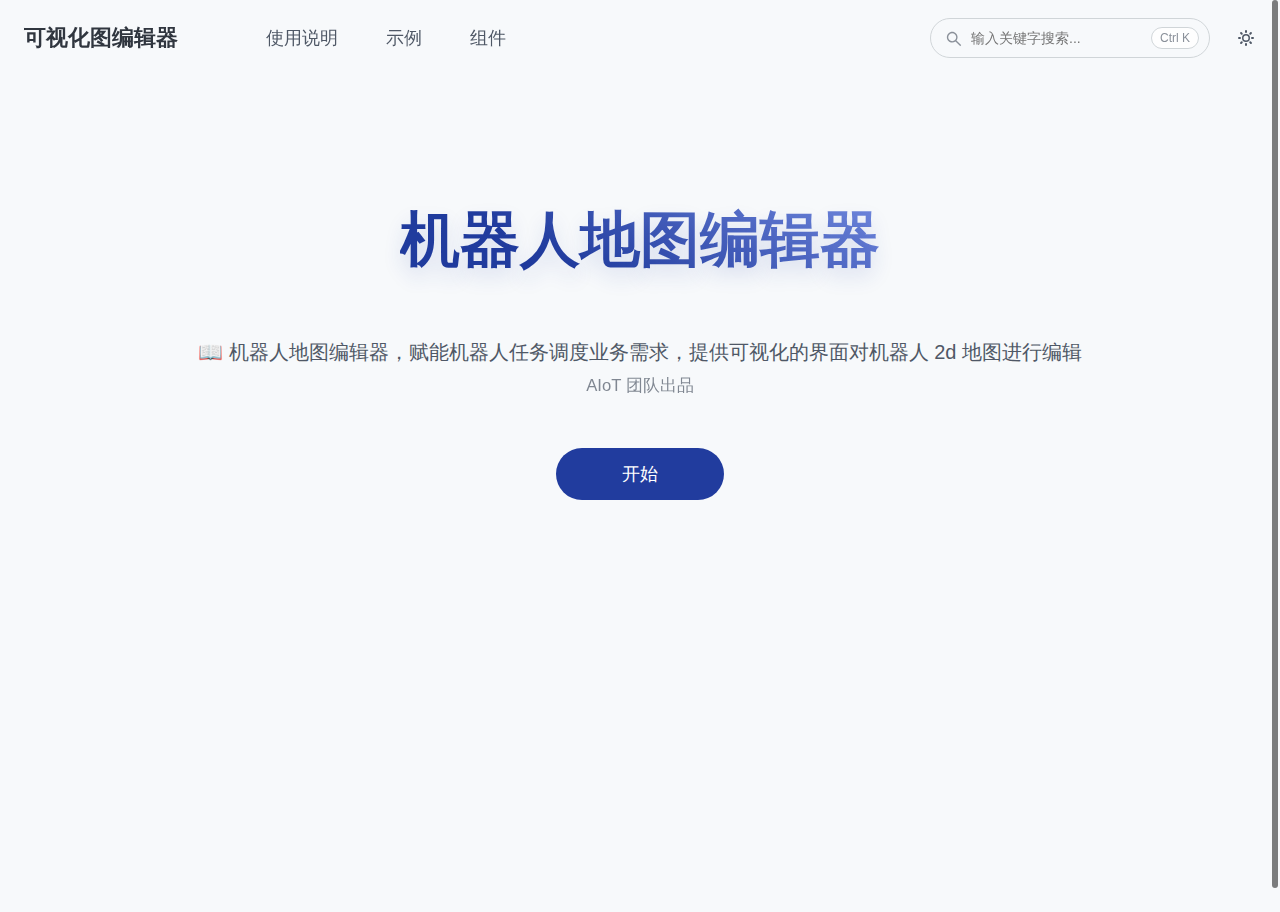
<file: index.html>
<!DOCTYPE html>
<html>
<head>
<meta charset="utf-8">
<meta name="viewport" content="width=device-width, user-scalable=no, initial-scale=1.0, maximum-scale=1.0, minimum-scale=1.0">
<meta http-equiv="X-UA-Compatible" content="ie=edge">
<title>可视化图编辑器</title>
<link rel="stylesheet" href="umi.2ff7f781.css">
<script src="preload_helper.2ed0a4e3.js"></script>
</head>
<body>
<div id="root"></div>
<script src="umi.39096ad5.js"></script>
</body>
</html>
</file>
<file: umi.2ff7f781.css>
.dumi-default-tabs-nav{position:relative;display:flex;padding:0 12px}.dumi-default-tabs-nav:after{content:"";position:absolute;left:0;bottom:0;width:100%;height:0;border-bottom:1px dashed #e4e9ec}[data-prefers-color=dark] .dumi-default-tabs-nav:after{border-bottom-color:#2a353c}.dumi-default-tabs-nav-wrap{display:flex;white-space:nowrap;overflow:hidden}.dumi-default-tabs-nav-wrap.dumi-default-tabs-nav-wrap-ping-left{box-shadow:5px 0 5px -5px #0000001a inset}.dumi-default-tabs-nav-wrap.dumi-default-tabs-nav-wrap-ping-right~*>.dumi-default-tabs-nav-more{box-shadow:0 0 5px #0000001a}.dumi-default-tabs-nav-list{position:relative;z-index:1;display:flex;transition:transform .2s}.dumi-default-tabs-nav-more{height:100%;cursor:pointer;background:none;border:0;transition:box-shadow .2s}.dumi-default-tabs-tab{display:flex;margin:0 12px}.dumi-default-tabs-tab-btn{padding:0;color:#4f5866;font-size:14px;line-height:36px;border:0;outline:none;background:transparent;box-sizing:border-box;cursor:pointer;transition:all .2s}[data-prefers-color=dark] .dumi-default-tabs-tab-btn{color:#8590a0}.dumi-default-tabs-tab-btn:hover{color:#30363f}[data-prefers-color=dark] .dumi-default-tabs-tab-btn:hover{color:#c6c9cd}.dumi-default-tabs-tab-active .dumi-default-tabs-tab-btn{color:#30363f}[data-prefers-color=dark] .dumi-default-tabs-tab-active .dumi-default-tabs-tab-btn{color:#c6c9cd}.dumi-default-tabs-ink-bar{position:absolute;height:1px;background:#213c9e;transition:left .2s,width .2s;pointer-events:none;bottom:0}[data-prefers-color=dark] .dumi-default-tabs-ink-bar{background:#14245f}.dumi-default-tabs-dropdown{position:absolute;background:inherit;border:1px solid #d0d5d8;max-height:200px;overflow:auto}[data-prefers-color=dark] .dumi-default-tabs-dropdown{border-color:#1c2022}.dumi-default-tabs-dropdown>ul{list-style:none;margin:0;padding:0}.dumi-default-tabs-dropdown>ul>li{padding:4px 12px;font-size:14px;cursor:pointer}.dumi-default-tabs-dropdown>ul>li:hover{color:#213c9e}[data-prefers-color=dark] .dumi-default-tabs-dropdown>ul>li:hover{color:#14245f}.dumi-default-tabs-dropdown>ul>li:not(:last-child){border-bottom:1px dashed #d0d5d8}[data-prefers-color=dark] .dumi-default-tabs-dropdown>ul>li:not(:last-child){border-bottom-color:#1c2022}.dumi-default-tabs-dropdown-hidden,.dumi-default-tabs-tabpane-hidden{display:none}code[class*=language-],pre[class*=language-]{background:#fafafa;color:#383a42;font-family:Fira Code,Fira Mono,Menlo,Consolas,DejaVu Sans Mono,monospace;direction:ltr;text-align:left;white-space:pre;word-spacing:normal;word-break:normal;line-height:1.5;tab-size:2;hyphens:none}code[class*=language-]::selection,code[class*=language-] *::selection,pre[class*=language-] *::selection{background:#e5e5e6;color:inherit}pre[class*=language-]{padding:1em;margin:.5em 0;overflow:auto;border-radius:.3em}:not(pre)>code[class*=language-]{padding:.2em .3em;border-radius:.3em;white-space:normal}.token.comment,.token.prolog,.token.cdata{color:#a0a1a7}.token.doctype,.token.punctuation,.token.entity{color:#383a42}.token.attr-name,.token.class-name,.token.boolean,.token.constant,.token.number,.token.atrule{color:#b76b01}.token.keyword{color:#a626a4}.token.property,.token.tag,.token.symbol,.token.deleted,.token.important{color:#e45649}.token.selector,.token.string,.token.char,.token.builtin,.token.inserted,.token.regex,.token.attr-value,.token.attr-value>.token.punctuation{color:#50a14f}.token.variable,.token.operator,.token.function{color:#4078f2}.token.url{color:#0184bc}.token.attr-value>.token.punctuation.attr-equals,.token.special-attr>.token.attr-value>.token.value.css{color:#383a42}.language-css .token.selector{color:#e45649}.language-css .token.property{color:#383a42}.language-css .token.function,.language-css .token.url>.token.function{color:#0184bc}.language-css .token.url>.token.string.url{color:#50a14f}.language-css .token.important,.language-css .token.atrule .token.rule,.language-javascript .token.operator{color:#a626a4}.language-javascript .token.template-string>.token.interpolation>.token.interpolation-punctuation.punctuation{color:#ca1243}.language-json .token.operator{color:#383a42}.language-json .token.null.keyword{color:#b76b01}.language-markdown .token.url,.language-markdown .token.url>.token.operator,.language-markdown .token.url-reference.url>.token.string{color:#383a42}.language-markdown .token.url>.token.content{color:#4078f2}.language-markdown .token.url>.token.url,.language-markdown .token.url-reference.url{color:#0184bc}.language-markdown .token.blockquote.punctuation,.language-markdown .token.hr.punctuation{color:#a0a1a7;font-style:italic}.language-markdown .token.code-snippet{color:#50a14f}.language-markdown .token.bold .token.content{color:#b76b01}.language-markdown .token.italic .token.content{color:#a626a4}.language-markdown .token.strike .token.content,.language-markdown .token.strike .token.punctuation,.language-markdown .token.list.punctuation,.language-markdown .token.title.important>.token.punctuation{color:#e45649}.token.bold{font-weight:700}.token.comment,.token.italic{font-style:italic}.token.entity{cursor:help}.token.namespace{opacity:.8}.token.token.tab:not(:empty):before,.token.token.cr:before,.token.token.lf:before,.token.token.space:before{color:#383a4233}div.code-toolbar>.toolbar.toolbar>.toolbar-item{margin-right:.4em}div.code-toolbar>.toolbar.toolbar>.toolbar-item>button,div.code-toolbar>.toolbar.toolbar>.toolbar-item>a,div.code-toolbar>.toolbar.toolbar>.toolbar-item>span{background:#e5e5e6;color:#696c77;padding:.1em .4em;border-radius:.3em}div.code-toolbar>.toolbar.toolbar>.toolbar-item>button:hover,div.code-toolbar>.toolbar.toolbar>.toolbar-item>button:focus,div.code-toolbar>.toolbar.toolbar>.toolbar-item>a:hover,div.code-toolbar>.toolbar.toolbar>.toolbar-item>a:focus,div.code-toolbar>.toolbar.toolbar>.toolbar-item>span:hover,div.code-toolbar>.toolbar.toolbar>.toolbar-item>span:focus{background:#c6c7c7;color:#383a42}.line-highlight.line-highlight{background:#383a420d}.line-highlight.line-highlight:before,.line-highlight.line-highlight[data-end]:after{background:#e5e5e6;color:#383a42;padding:.1em .6em;border-radius:.3em;box-shadow:0 2px #0003}pre[id].linkable-line-numbers.linkable-line-numbers span.line-numbers-rows>span:hover:before{background-color:#383a420d}.line-numbers.line-numbers .line-numbers-rows,.command-line .command-line-prompt{border-right-color:#383a4233}.line-numbers .line-numbers-rows>span:before,.command-line .command-line-prompt>span:before{color:#9d9d9f}.rainbow-braces .token.token.punctuation.brace-level-1,.rainbow-braces .token.token.punctuation.brace-level-5,.rainbow-braces .token.token.punctuation.brace-level-9{color:#e45649}.rainbow-braces .token.token.punctuation.brace-level-2,.rainbow-braces .token.token.punctuation.brace-level-6,.rainbow-braces .token.token.punctuation.brace-level-10{color:#50a14f}.rainbow-braces .token.token.punctuation.brace-level-3,.rainbow-braces .token.token.punctuation.brace-level-7,.rainbow-braces .token.token.punctuation.brace-level-11{color:#4078f2}.rainbow-braces .token.token.punctuation.brace-level-4,.rainbow-braces .token.token.punctuation.brace-level-8,.rainbow-braces .token.token.punctuation.brace-level-12{color:#a626a4}pre.diff-highlight>code .token.token.deleted:not(.prefix),pre>code.diff-highlight .token.token.deleted:not(.prefix){background-color:#ff526626}pre.diff-highlight>code .token.token.deleted:not(.prefix)::selection,pre.diff-highlight>code .token.token.deleted:not(.prefix) *::selection,pre>code.diff-highlight .token.token.deleted:not(.prefix)::selection,pre>code.diff-highlight .token.token.deleted:not(.prefix) *::selection{background-color:#fb566940}pre.diff-highlight>code .token.token.inserted:not(.prefix),pre>code.diff-highlight .token.token.inserted:not(.prefix){background-color:#1aff5b26}pre.diff-highlight>code .token.token.inserted:not(.prefix)::selection,pre.diff-highlight>code .token.token.inserted:not(.prefix) *::selection,pre>code.diff-highlight .token.token.inserted:not(.prefix)::selection,pre>code.diff-highlight .token.token.inserted:not(.prefix) *::selection{background-color:#38e06240}.prism-previewer.prism-previewer:before,.prism-previewer-gradient.prism-previewer-gradient div{border-color:hsl(0,0,95%)}.prism-previewer-color.prism-previewer-color:before,.prism-previewer-gradient.prism-previewer-gradient div,.prism-previewer-easing.prism-previewer-easing:before{border-radius:.3em}.prism-previewer.prism-previewer:after{border-top-color:hsl(0,0,95%)}.prism-previewer-flipped.prism-previewer-flipped.after{border-bottom-color:hsl(0,0,95%)}.prism-previewer-angle.prism-previewer-angle:before,.prism-previewer-time.prism-previewer-time:before,.prism-previewer-easing.prism-previewer-easing{background:#fff}.prism-previewer-angle.prism-previewer-angle circle,.prism-previewer-time.prism-previewer-time circle{stroke:#383a42;stroke-opacity:1}.prism-previewer-easing.prism-previewer-easing circle,.prism-previewer-easing.prism-previewer-easing path,.prism-previewer-easing.prism-previewer-easing line{stroke:#383a42}.prism-previewer-easing.prism-previewer-easing circle{fill:transparent}[data-prefers-color=dark] .token.doctype,[data-prefers-color=dark] .token.punctuation,[data-prefers-color=dark] .token.entity,[data-prefers-color=dark] code[class*=language-],[data-prefers-color=dark] pre[class*=language-]{color:#8590a0}[data-prefers-color=dark] .token.comment,[data-prefers-color=dark] .token.prolog,[data-prefers-color=dark] .token.cdata{color:#616d7f}.dumi-default-source-code{position:relative;background-color:#fbfcfd;border-bottom-left-radius:4px;border-bottom-right-radius:4px}.dumi-default-source-code-scroll-container{overflow:auto;width:100%;height:100%}.dumi-default-source-code-scroll-content{position:relative;width:max-content;height:max-content;min-width:100%;min-height:100%}.dumi-default-source-code-scroll-content>pre.prism-code{width:max-content;position:relative;overflow:visible}.dumi-default-source-code>pre.prism-code{overflow:auto}.dumi-default-source-code>pre.prism-code,.dumi-default-source-code-scroll-content>pre.prism-code{margin:0;padding:18px 24px;font-size:14px;line-height:1.58;direction:ltr;background:transparent}.dumi-default-source-code>pre.prism-code:before,.dumi-default-source-code-scroll-content>pre.prism-code:before,.dumi-default-source-code>pre.prism-code:after,.dumi-default-source-code-scroll-content>pre.prism-code:after{content:none}.dumi-default-source-code>pre.prism-code>.highlighted,.dumi-default-source-code-scroll-content>pre.prism-code>.highlighted{position:relative;width:calc(100% + 24px);background-color:#eeeff0}.dumi-default-source-code>pre.prism-code>.highlighted .line-cell,.dumi-default-source-code-scroll-content>pre.prism-code>.highlighted .line-cell{position:relative}.dumi-default-source-code>pre.prism-code>.highlighted .line-cell:after,.dumi-default-source-code-scroll-content>pre.prism-code>.highlighted .line-cell:after{content:"";position:absolute;top:0;right:-24px;bottom:0;width:24px;background-color:#eeeff0}.dumi-default-source-code>pre.prism-code>.highlighted:after,.dumi-default-source-code-scroll-content>pre.prism-code>.highlighted:after{content:"";position:absolute;top:0;left:-24px;bottom:0;width:24px;background-color:#eeeff0}.dumi-default-source-code>pre.prism-code>.wrap,.dumi-default-source-code-scroll-content>pre.prism-code>.wrap{display:table-row}.dumi-default-source-code>pre.prism-code>.wrap>.token-line-num,.dumi-default-source-code-scroll-content>pre.prism-code>.wrap>.token-line-num{display:table-cell;text-align:right;padding-right:1em;user-select:none;opacity:.5}.dumi-default-source-code>pre.prism-code>.wrap>.line-cell,.dumi-default-source-code-scroll-content>pre.prism-code>.wrap>.line-cell{display:table-cell;width:100%}.dumi-default-source-code-copy{position:absolute;z-index:2;top:9px;right:12px;display:inline-block;padding:8px 12px;background-color:#fbfcfdcc;border:0;border-radius:2px;cursor:pointer;transition:all .2s}.dumi-default-source-code-copy>svg{width:16px;fill:#98a3aa;transition:fill .2s}[data-prefers-color=dark] .dumi-default-source-code-copy>svg{fill:#4a545a}.dumi-default-source-code-copy:hover>svg{fill:#7c8a93}[data-prefers-color=dark] .dumi-default-source-code-copy:hover>svg{fill:#616e75}.dumi-default-source-code-copy[data-copied]>svg{fill:#208a41}[data-prefers-color=dark] .dumi-default-source-code-copy[data-copied]>svg{fill:#124c24}.dumi-default-source-code:not(:hover) .dumi-default-source-code-copy{opacity:0;visibility:hidden}[data-prefers-color=dark] .dumi-default-source-code{background-color:#020305}[data-prefers-color=dark] .dumi-default-source-code-copy{background-color:#02030533}[data-prefers-color=dark] .dumi-default-source-code>pre.prism-code>.highlighted{background-color:#1c1d1e}[data-prefers-color=dark] .dumi-default-source-code>pre.prism-code>.highlighted:after{background-color:#1c1d1e}[data-prefers-color=dark] .dumi-default-source-code>pre.prism-code>.highlighted .line-cell:after{background-color:#1c1d1e}.dumi-default-source-code-editor{position:relative}.dumi-default-source-code-editor-textarea{position:absolute;z-index:1;display:block;top:0;left:0;width:100%;height:100%;color:transparent;caret-color:#30363f;overflow-wrap:normal;white-space:pre;box-sizing:border-box;background:transparent;opacity:1;border:0;resize:none;outline:none;overflow:hidden;border-bottom-left-radius:3px;border-bottom-right-radius:3px}[data-prefers-color=dark] .dumi-default-source-code-editor-textarea{caret-color:#c6c9cd}[data-prefers-color=dark] .dumi-default-source-code-editor-textarea:focus::selection{background-color:#14245f4d}.dumi-default-source-code-editor:after{content:"";position:absolute;z-index:0;top:0;left:0;width:100%;height:100%;border-bottom-left-radius:3px;border-bottom-right-radius:3px;pointer-events:none}.dumi-default-source-code-editor:focus-within:after{box-shadow:0 0 0 1px #213c9e inset}[data-prefers-color=dark] .dumi-default-source-code-editor:focus-within:after{box-shadow:0 0 0 1px #14245f inset}[data-dumi-tooltip]{position:relative}[data-dumi-tooltip]:before,[data-dumi-tooltip]:after{position:absolute;bottom:100%;left:50%;transform:translate(-50%);display:inline-block;opacity:.7;pointer-events:none;transition:all .2s}[data-dumi-tooltip]:before{content:attr(data-dumi-tooltip);min-width:30px;margin-bottom:8px;padding:5px 8px;color:#fff;font-size:13px;line-height:1.1;white-space:nowrap;background-color:#000;border-radius:2px;box-shadow:0 4px 10px #0000001a;box-sizing:border-box}[data-prefers-color=dark] [data-dumi-tooltip]:before{background-color:#222}[data-dumi-tooltip]:after{content:"";width:0;height:0;border:4px solid transparent;border-top-color:#000}[data-prefers-color=dark] [data-dumi-tooltip]:after{border-top-color:#222}[data-dumi-tooltip]:not(:hover):before,[data-dumi-tooltip]:not(:hover):after{visibility:hidden;opacity:0}[data-dumi-tooltip][data-dumi-tooltip-bottom]:before,[data-dumi-tooltip][data-dumi-tooltip-bottom]:after{bottom:auto;top:100%}[data-dumi-tooltip][data-dumi-tooltip-bottom]:before{margin-top:8px;margin-bottom:0}[data-dumi-tooltip][data-dumi-tooltip-bottom]:after{border-top-color:transparent;border-bottom-color:#000}[data-prefers-color=dark] [data-dumi-tooltip][data-dumi-tooltip-bottom]:after{border-bottom-color:#222}.dumi-default-previewer-actions{display:flex;height:32px;align-items:center;justify-content:center}.dumi-default-previewer-actions:not(:last-child){border-bottom:1px dashed #e4e9ec}[data-prefers-color=dark] .dumi-default-previewer-actions:not(:last-child){border-bottom-color:#2a353c}.dumi-default-previewer-action-btn{display:flex;align-items:center;justify-content:center;width:24px;height:24px;padding:0;border:0;background:transparent;cursor:pointer}.dumi-default-previewer-action-btn>svg{width:16px;fill:#98a3aa;transition:fill .2s}[data-prefers-color=dark] .dumi-default-previewer-action-btn>svg{fill:#4a545a}.dumi-default-previewer-action-btn:hover>svg{fill:#7c8a93}[data-prefers-color=dark] .dumi-default-previewer-action-btn:hover>svg{fill:#616e75}.dumi-default-previewer-action-btn:not(:last-child){margin-inline-end:4px}.dumi-default-previewer-action-sketch>select{position:absolute;-webkit-appearance:none;appearance:none;width:100%;height:100%;opacity:0;cursor:pointer}.dumi-default-previewer-action-sketch[data-copied]>svg{fill:#208a41}.dumi-default-previewer-tabs-single .dumi-default-tabs-nav{display:none}.dumi-default-previewer-editor-tip-btn{position:absolute;-webkit-appearance:none;appearance:none;z-index:2;right:42px;top:9px;padding:8px 12px;cursor:help;background:transparent;border:0;transition:all .2s}.dumi-default-previewer-editor-tip-btn>svg{width:16px;fill:#98a3aa}[data-prefers-color=dark] .dumi-default-previewer-editor-tip-btn>svg{fill:#4a545a}.dumi-default-previewer-editor-tip-btn[data-readonly]>span{position:absolute;top:50%;left:50%;display:block;width:16px;height:2px;background:#98a3aa;transform:rotate(45deg) translate(-50%,120%)}.dumi-default-tabs-tabpane:not(:hover) .dumi-default-previewer-editor-tip-btn{opacity:0;visibility:hidden}.dumi-theme-default-tooltip{position:fixed;min-width:30px;margin-bottom:8px;box-sizing:border-box}.dumi-theme-default-tooltip-hidden{display:none}.dumi-theme-default-tooltip-arrow{border:4px solid transparent;opacity:.7}.dumi-theme-default-tooltip-placement-top .dumi-theme-default-tooltip-arrow{border-top-color:#000;transform:translate(-50%,100%)}.dumi-theme-default-tooltip-bottom .dumi-theme-default-tooltip-arrow{border-bottom-color:#000;transform:translateY(-50%,-100%)}.dumi-theme-default-tooltip-content{padding:5px 8px;color:#fff;font-size:13px;line-height:1.1;white-space:nowrap;background-color:#000;opacity:.7;border-radius:2px;box-shadow:0 4px 10px #0000001a;box-sizing:border-box}[data-prefers-color=dark] .dumi-theme-default-tooltip-content{background-color:#222}.dumi-default-previewer{margin:24px 0 32px;border:1px solid #e4e9ec;border-radius:4px;background-color:inherit}[data-prefers-color=dark] .dumi-default-previewer{border-color:#2a353c}[data-dumi-demo-grid] .dumi-default-previewer{margin:0 0 16px}[data-dumi-demo-grid] .dumi-default-previewer:first-child{margin-top:24px}[data-dumi-demo-grid] .dumi-default-previewer:last-child{margin-bottom:32px}.dumi-default-previewer-demo{border-top-left-radius:2px;border-top-right-radius:2px;padding:40px 24px}.dumi-default-previewer-demo>iframe{display:block;width:100%;height:300px;border:0}.dumi-default-previewer-demo[data-iframe]{position:relative;padding:0;border-top:24px solid #e4e9ec;box-sizing:border-box}[data-prefers-color=dark] .dumi-default-previewer-demo[data-iframe]{border-top-color:#2a353c}.dumi-default-previewer-demo[data-iframe]:after{content:"";position:absolute;top:-19px;left:8px;display:inline-block;width:12px;height:12px;border-radius:50%;background-color:#fd6458;box-shadow:20px 0 #ffbf2b,40px 0 #24cc3d}.dumi-default-previewer-demo[data-transform]{transform:translate(0)}.dumi-default-previewer-demo[data-compact]{padding:0}.dumi-default-previewer-demo[data-error][data-compact]{min-height:30px}.dumi-default-previewer-demo[data-error][data-compact]+.dumi-default-previewer-demo-error{border-top-left-radius:3px;border-top-right-radius:3px}.dumi-default-previewer-demo[data-loading]{position:relative}.dumi-default-previewer-demo[data-loading]:before{position:absolute;top:50%;left:50%;content:"";display:block;height:28px;max-height:90%;aspect-ratio:1;border-radius:50%;border:2.8px solid;border-color:#213c9e transparent;box-sizing:border-box;animation:dumi-previewer-loading 1s infinite;transform:translate(-50%,-50%)}[data-prefers-color=dark] .dumi-default-previewer-demo[data-loading]:before{border-color:#14245f transparent}@keyframes dumi-previewer-loading{to{transform:translate(-50%,-50%) rotate(.5turn)}}.dumi-default-previewer-demo[data-loading]>*{opacity:.3!important}.dumi-default-previewer-demo-error{position:relative;margin-top:-30px;height:30px;padding:0 24px;line-height:30px;color:#b23642;font-size:13px;white-space:nowrap;text-overflow:ellipsis;background:#fdf4f5;box-sizing:border-box;overflow:hidden}[data-prefers-color=dark] .dumi-default-previewer-demo-error{color:#c6414e;background:#2a060a}[data-prefers-color=dark] .dumi-default-previewer-demo-error>svg{fill:#c6414e}.dumi-default-previewer-demo-error>svg{width:14px;padding-right:4px;fill:#ce1f31;vertical-align:-.14em}.dumi-default-previewer-meta{border-top:1px solid #e4e9ec}[data-prefers-color=dark] .dumi-default-previewer-meta{border-top-color:#2a353c}.dumi-default-previewer-desc{position:relative}.dumi-default-previewer-desc>.markdown{padding:14px 24px;border-bottom:1px dashed #e4e9ec}[data-prefers-color=dark] .dumi-default-previewer-desc>.markdown{border-bottom-color:#2a353c}.dumi-default-previewer-desc>h5{position:absolute;top:-7px;left:20px;margin:0;padding:0 4px;display:inline-block;font-size:14px;line-height:1;font-weight:700;background:linear-gradient(to top,#fff,#fff 50%,#fff0) 100%}[data-prefers-color=dark] .dumi-default-previewer-desc>h5{background:linear-gradient(to top,#000000f2,#000000f2 50%,#0000) 100%}.dumi-default-previewer-desc>h5>a{color:#30363f}[data-prefers-color=dark] .dumi-default-previewer-desc>h5>a{color:#c6c9cd}.dumi-default-previewer-desc>h5>a:not(:hover){text-decoration:none}.dumi-default-previewer-desc>h5>a>strong{float:inline-start;padding-inline-end:8px;color:#d59200;font-size:12px;line-height:15px}[data-prefers-color=dark] .dumi-default-previewer-desc>h5>a>strong{color:#895e00}.dumi-default-previewer[data-active]{box-shadow:0 0 0 4px #213c9e1a;border-color:#4b6ada}[data-prefers-color=dark] .dumi-default-previewer[data-active]{box-shadow:0 0 0 4px #14245f1a;border-color:#02040a}.dumi-default-previewer[data-debug]{border-color:#ffc23c}[data-prefers-color=dark] .dumi-default-previewer[data-debug]{border-color:#231800}.dumi-default-previewer[data-debug][data-active]{box-shadow:0 0 0 4px #d592001a}[data-prefers-color=dark] .dumi-default-previewer[data-debug][data-active]{box-shadow:0 0 0 4px #895e001a}.dumi-default-container.markdown{padding:18px 0;padding-inline-start:44px;padding-inline-end:16px;border-radius:4px}.dumi-default-container.markdown:not(:first-child){margin-bottom:24px}.dumi-default-container.markdown:not(:last-child){margin-top:32px}.dumi-default-container.markdown>svg{float:left;fill:currentcolor;margin-inline-start:-26px;width:18px}[data-direction=rtl] .dumi-default-container.markdown>svg{float:right}.dumi-default-container.markdown>h4{clear:none;margin:0 0 12px;font-size:15px;line-height:17px}.dumi-default-container.markdown>section{font-size:15px}.dumi-default-container.markdown[data-type=info]{background:#a8b7ed}.dumi-default-container.markdown[data-type=info]>h4,.dumi-default-container.markdown[data-type=info]>svg{color:#383e54}.dumi-default-container.markdown[data-type=info]>section{color:#464646}[data-prefers-color=dark] .dumi-default-container.markdown[data-type=info]{background:#000}[data-prefers-color=dark] .dumi-default-container.markdown[data-type=info]>h4,[data-prefers-color=dark] .dumi-default-container.markdown[data-type=info]>svg{color:#566082}[data-prefers-color=dark] .dumi-default-container.markdown[data-type=info]>section{color:#6c6c6d}.dumi-default-container.markdown[data-type=warning]{background:#fff3da}.dumi-default-container.markdown[data-type=warning]>h4,.dumi-default-container.markdown[data-type=warning]>svg{color:#b78314}.dumi-default-container.markdown[data-type=warning]>section{color:#9e7a2d}[data-prefers-color=dark] .dumi-default-container.markdown[data-type=warning]{background:#2d1f00}[data-prefers-color=dark] .dumi-default-container.markdown[data-type=warning]>h4,[data-prefers-color=dark] .dumi-default-container.markdown[data-type=warning]>svg{color:#cd9417}[data-prefers-color=dark] .dumi-default-container.markdown[data-type=warning]>section{color:#b78c2e}.dumi-default-container.markdown[data-type=success]{background:#dff8e7}.dumi-default-container.markdown[data-type=success]>h4,.dumi-default-container.markdown[data-type=success]>svg{color:#238241}.dumi-default-container.markdown[data-type=success]>section{color:#357047}[data-prefers-color=dark] .dumi-default-container.markdown[data-type=success]{background:#082210}[data-prefers-color=dark] .dumi-default-container.markdown[data-type=success]>h4,[data-prefers-color=dark] .dumi-default-container.markdown[data-type=success]>svg{color:#2a9a4d}[data-prefers-color=dark] .dumi-default-container.markdown[data-type=success]>section{color:#3d8654}.dumi-default-container.markdown[data-type=error]{background:#fdf4f5}.dumi-default-container.markdown[data-type=error]>h4,.dumi-default-container.markdown[data-type=error]>svg{color:#b23642}.dumi-default-container.markdown[data-type=error]>section{color:#955359}[data-prefers-color=dark] .dumi-default-container.markdown[data-type=error]{background:#2a060a}[data-prefers-color=dark] .dumi-default-container.markdown[data-type=error]>h4,[data-prefers-color=dark] .dumi-default-container.markdown[data-type=error]>svg{color:#c6414e}[data-prefers-color=dark] .dumi-default-container.markdown[data-type=error]>section{color:#ad5962}.dumi-default-content-tabs{list-style-type:none;display:flex;align-items:center;height:60px;margin:-48px -48px 48px;padding:0 48px;border-bottom:1px solid #e4e9ec}[data-prefers-color=dark] .dumi-default-content-tabs{border-bottom-color:#2a353c}@media only screen and (max-width: 767px){.dumi-default-content-tabs{margin:-24px -24px 24px;padding:0 24px;height:42px}}[data-no-sidebar] .dumi-default-content-tabs{margin:0 0 48px;padding:0}@media only screen and (max-width: 767px){[data-no-sidebar] .dumi-default-content-tabs{margin-bottom:24px}}.dumi-default-content-tabs>li{height:inherit}.dumi-default-content-tabs>li>button{padding:0;height:inherit;color:#4f5866;font-size:17px;border:0;background:transparent;cursor:pointer;transition:all .2s}[data-prefers-color=dark] .dumi-default-content-tabs>li>button{color:#8590a0}.dumi-default-content-tabs>li>button:hover{color:#213c9e}[data-prefers-color=dark] .dumi-default-content-tabs>li>button:hover{color:#14245f}.dumi-default-content-tabs>li:not(last-child){margin-inline-end:42px}@media only screen and (max-width: 767px){.dumi-default-content-tabs>li:not(last-child){margin-inline-end:20px}}.dumi-default-content-tabs>li[data-active]{position:relative}.dumi-default-content-tabs>li[data-active]>button{color:#30363f}[data-prefers-color=dark] .dumi-default-content-tabs>li[data-active]>button{color:#c6c9cd}.dumi-default-content-tabs>li[data-active]:after{content:"";position:absolute;left:0;right:0;bottom:-1px;height:1px;background-color:#213c9e}[data-prefers-color=dark] .dumi-default-content-tabs>li[data-active]:after{background-color:#14245f}.dumi-default-badge{display:inline-block;margin-inline-start:2px;padding:1px 8px;font-size:12px;font-weight:400;line-height:20px;border-radius:4px;vertical-align:top}.dumi-default-badge:not([type]),.dumi-default-badge[type=info]{color:#213c9e;background:#a0b0eb}[data-prefers-color=dark] .dumi-default-badge:not([type]),[data-prefers-color=dark] .dumi-default-badge[type=info]{color:#213c9e;background:#02040a}.dumi-default-badge[type=warning]{color:#d59200;background:#ffefcb}[data-prefers-color=dark] .dumi-default-badge[type=warning]{color:#d59200;background:#231800}.dumi-default-badge[type=success]{color:#208a41;background:#cbf3d7}[data-prefers-color=dark] .dumi-default-badge[type=success]{color:#208a41;background:#092712}.dumi-default-badge[type=error]{color:#ce1f31;background:#fbe2e5}[data-prefers-color=dark] .dumi-default-badge[type=error]{color:#ce1f31;background:#3c090e}.dumi-default-table{margin:24px 0 32px;transform:translate(0)}.dumi-default-table-content{overflow:auto}.dumi-default-table-content:before,.dumi-default-table-content:after{content:"";display:block;position:fixed;z-index:1;top:0;bottom:0;width:6px;pointer-events:none}.dumi-default-table-content[data-left-folded]:before{left:0;background-image:linear-gradient(to right,#0000001a,#0000)}[data-prefers-color=dark] .dumi-default-table-content[data-left-folded]:before{background-image:linear-gradient(to right,#00000080,#0000)}.dumi-default-table-content[data-right-folded]:after{right:0;background-image:linear-gradient(to left,#0000001a,#0000)}[data-prefers-color=dark] .dumi-default-table-content[data-right-folded]:after{background-image:linear-gradient(to left,#00000080,#0000)}.dumi-default-table-content>table>thead>tr>th,.dumi-default-table-content>table>tr>th{white-space:nowrap}.dumi-default-api-type [data-token="|"],.dumi-default-api-type [data-token="=>"]{padding:0 .5em}.dumi-default-api-type [data-token=";"],.dumi-default-api-type [data-token=":"],.dumi-default-api-type [data-token=","],.dumi-default-api-type [data-token=async],.dumi-default-api-type [data-token="{"]{padding-right:.5em}.dumi-default-api-type [data-token="}"]{padding-left:.5em}.dumi-default-api-release [data-release]+[data-release]{margin-left:.5em}.dumi-default-api-release .dumi-default-badge{transform:scale(.9)}.dumi-default-api-release-name[data-release=deprecated]{text-decoration:line-through}.dumi-default-api-release-modifer[data-release=deprecated]{cursor:help;border-bottom:1px dotted #4f5866}.dumi-default-tree{padding:16px;margin:24px 0 32px;background:#fbfcfd;border:1px solid #e4e9ec;border-radius:2px;color:#30363f;overflow-y:auto}[data-prefers-color=dark] .dumi-default-tree{color:#c6c9cd;background:#020305;border-color:#1c2022}.dumi-default-tree small{padding-left:24px;color:#616d7f;font-size:14px;white-space:nowrap}[data-prefers-color=dark] .dumi-default-tree small{color:#616d7f}.dumi-default-tree small:before{content:"# "}.dumi-default-tree.rc-tree{transition:all .3s;line-height:1.5715;list-style:none;font-size:14px}.dumi-default-tree.rc-tree .rc-tree-treenode{position:relative;display:flex;align-items:flex-start}.dumi-default-tree.rc-tree .rc-tree-treenode:before{position:absolute;top:0;right:0;bottom:4px;left:0;transition:background .3s;content:""}.dumi-default-tree.rc-tree .rc-tree-treenode:hover:before{background:#eeeff0}[data-prefers-color=dark] .dumi-default-tree.rc-tree .rc-tree-treenode:hover:before{background:#1c1d1e}.dumi-default-tree.rc-tree .rc-tree-treenode>*{z-index:1}.dumi-default-tree.rc-tree .rc-tree-treenode span.rc-tree-switcher{display:flex;align-items:center;justify-content:center;width:24px;height:28px;margin-right:2px;line-height:28px;background:transparent;cursor:pointer;flex-shrink:0}.dumi-default-tree.rc-tree .rc-tree-treenode .rc-tree-node-content-wrapper{flex:auto;min-height:28px;margin:0;padding:0 4px;line-height:28px;cursor:pointer;white-space:nowrap}.dumi-default-tree.rc-tree .rc-tree-treenode .rc-tree-node-content-wrapper .rc-tree-iconEle{margin-right:6px;vertical-align:0}.dumi-default-tree.rc-tree.rc-tree-show-line .rc-tree-indent{display:inline-block;height:0;vertical-align:bottom;flex-shrink:0}.dumi-default-tree.rc-tree.rc-tree-show-line .rc-tree-indent-unit{position:relative;display:inline-block;width:24px;height:28px}.dumi-default-tree.rc-tree.rc-tree-show-line .rc-tree-indent-unit:before{position:absolute;top:0;right:12px;bottom:-4px;border-right:1px solid #d9d9d9;content:""}.dumi-default-tree.rc-tree.rc-tree-show-line .rc-tree-indent-unit-end:before{display:none}.dumi-default-tree.rc-tree.rc-tree-show-line .tree-switcher-leaf-line{position:relative;z-index:1;display:inline-block;width:100%;height:100%;text-align:center}.dumi-default-tree.rc-tree.rc-tree-show-line .tree-switcher-leaf-line:before{position:absolute;top:0;bottom:-4px;margin-left:-1px;border-left:1px solid #d9d9d9;content:" "}.dumi-default-tree.rc-tree.rc-tree-show-line .tree-switcher-leaf-line:after{position:absolute;top:0;bottom:14px;width:12px;margin-left:-1px;border-bottom:1px solid #d9d9d9;content:" "}.dumi-default-tree.rc-tree.rc-tree-show-line .rc-tree-treenode-leaf-last .tree-switcher-leaf-line:before{height:14px}.dumi-default-tree-icon{width:16px;color:#30363f;vertical-align:-.225em;display:inline-block}[data-prefers-color=dark] .dumi-default-tree-icon{color:#c6c9cd}.ant-motion-collapse{overflow:hidden;transition:height .2s ease-in-out,opacity .2s ease-in-out!important}#nprogress{pointer-events:none}#nprogress .bar{background:var;position:fixed;z-index:1031;top:0;left:0;width:100%;height:2px}#nprogress .peg{display:block;position:absolute;right:0;width:100px;height:100%;box-shadow:0 0 10px #213c9e,0 0 5px #213c9e;opacity:1;transform:rotate(3deg) translateY(-4px)}#nprogress .spinner{display:block;position:fixed;z-index:1031;top:15px;right:15px}#nprogress .spinner-icon{width:18px;height:18px;box-sizing:border-box;border:solid 2px transparent;border-top-color:#213c9e;border-left-color:#213c9e;border-radius:50%;animation:nprogress-spinner .4s linear infinite}.nprogress-custom-parent{overflow:hidden;position:relative}.nprogress-custom-parent #nprogress .spinner,.nprogress-custom-parent #nprogress .bar{position:absolute}@keyframes nprogress-spinner{0%{transform:rotate(0)}to{transform:rotate(360deg)}}@keyframes react-loading-skeleton{to{transform:translate(100%)}}.react-loading-skeleton{--base-color: #ebebeb;--highlight-color: #f5f5f5;--animation-duration: 1.5s;--animation-direction: normal;--pseudo-element-display: block;background-color:var(--base-color);width:100%;border-radius:.25rem;display:inline-flex;line-height:1;position:relative;user-select:none;overflow:hidden}.react-loading-skeleton:after{content:" ";display:var(--pseudo-element-display);position:absolute;top:0;left:0;right:0;height:100%;background-repeat:no-repeat;background-image:var( --custom-highlight-background, linear-gradient( 90deg, var(--base-color) 0%, var(--highlight-color) 50%, var(--base-color) 100% ) );transform:translate(-100%);animation-name:react-loading-skeleton;animation-direction:var(--animation-direction);animation-duration:var(--animation-duration);animation-timing-function:ease-in-out;animation-iteration-count:infinite}@media (prefers-reduced-motion){.react-loading-skeleton{--pseudo-element-display: none}}.dumi-default-loading-skeleton .react-loading-skeleton{margin-block-end:.38em}.dumi-default-loading-skeleton .react-loading-skeleton.first-line{width:calc(100% - 2em);margin-inline-start:2em}[data-prefers-color=dark] .dumi-default-loading-skeleton .react-loading-skeleton{--highlight-color: rgba(198, 201, 205, .22);--base-color: #30363f}
</file>
